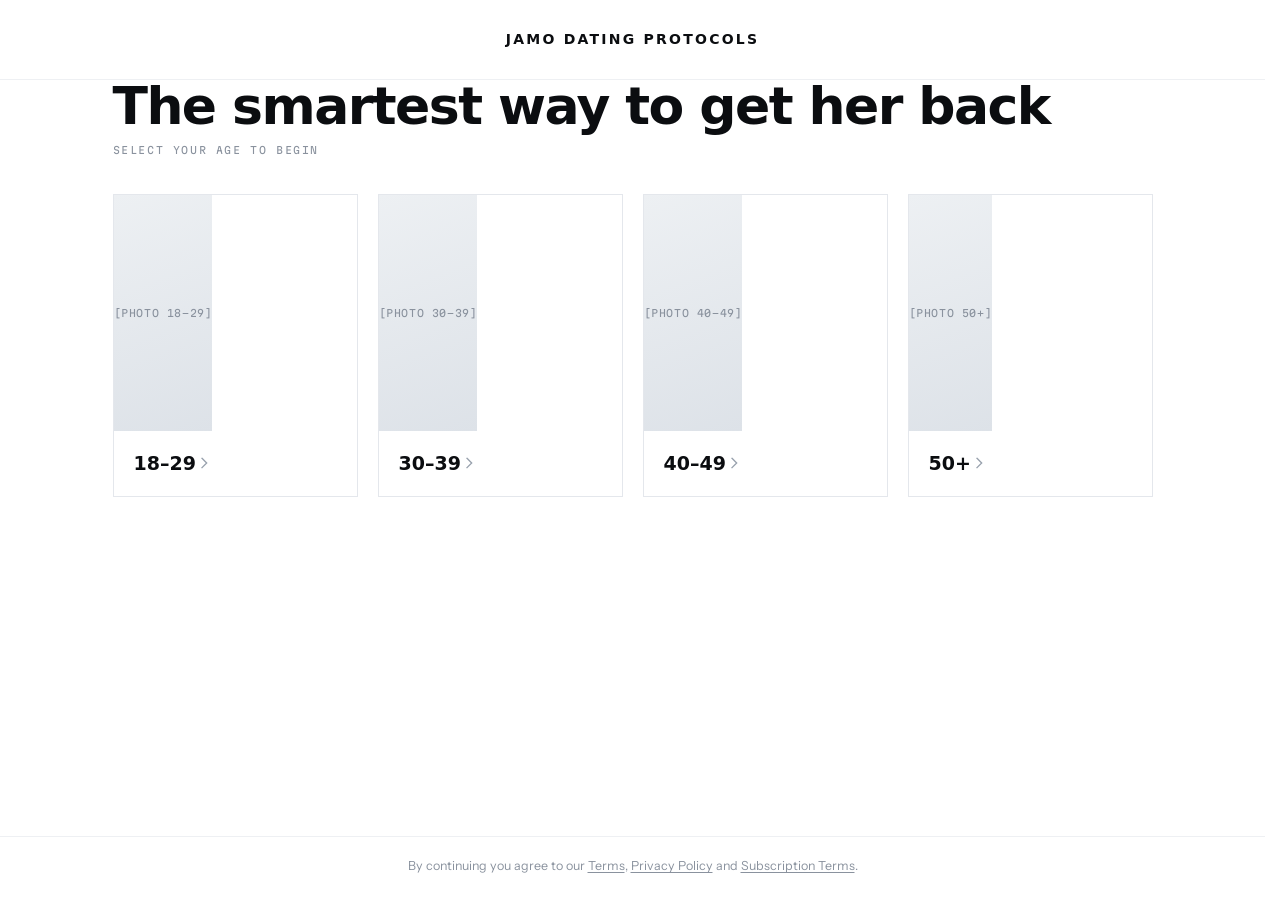
<file: index.html>
<!doctype html>
<html lang="en">
<head>
<meta charset="utf-8">
<meta name="viewport" content="width=device-width, initial-scale=1, viewport-fit=cover">
<title>Jamo Dating Protocols. The smartest way to get her back</title>
<meta name="description" content="A short quiz that builds your plan.">
<meta name="robots" content="noindex">
<link rel="preconnect" href="https://fonts.googleapis.com">
<link rel="preconnect" href="https://fonts.gstatic.com" crossorigin>
<link rel="stylesheet" href="https://fonts.googleapis.com/css2?family=Archivo+Expanded:wght@600;700;800&family=Instrument+Sans:wght@400;500;600;700&family=Martian+Mono:wght@400;500&display=swap">
<link rel="stylesheet" href="funnel.css?v=202609071259">
</head>
<body>

<!-- The entire quiz lives here. Every question, interstitial, the loader,
     email and names all render into this one element. No page ever loads
     between them — the only navigation is the redirect to scratch.html
     once the last step is done. -->
<main id="quiz"></main>

<script src="funnel.config.js?v=202609071259"></script>
<script src="copy.js?v=202609071259"></script>
<script src="funnel.js?v=202609071259"></script>
<script>
  Funnel.quiz({ mount: 'quiz' });

  /* Tracking hooks — wire these to your pixel / CAPI.
     Every step change pushes a step_view; the redirect fires quiz_complete.
     Keep sid as the dedup key between browser and server events. */
  // window.addEventListener('popstate', () => fbq('trackCustom','step_view'));
</script>

</body>
</html>
</file>
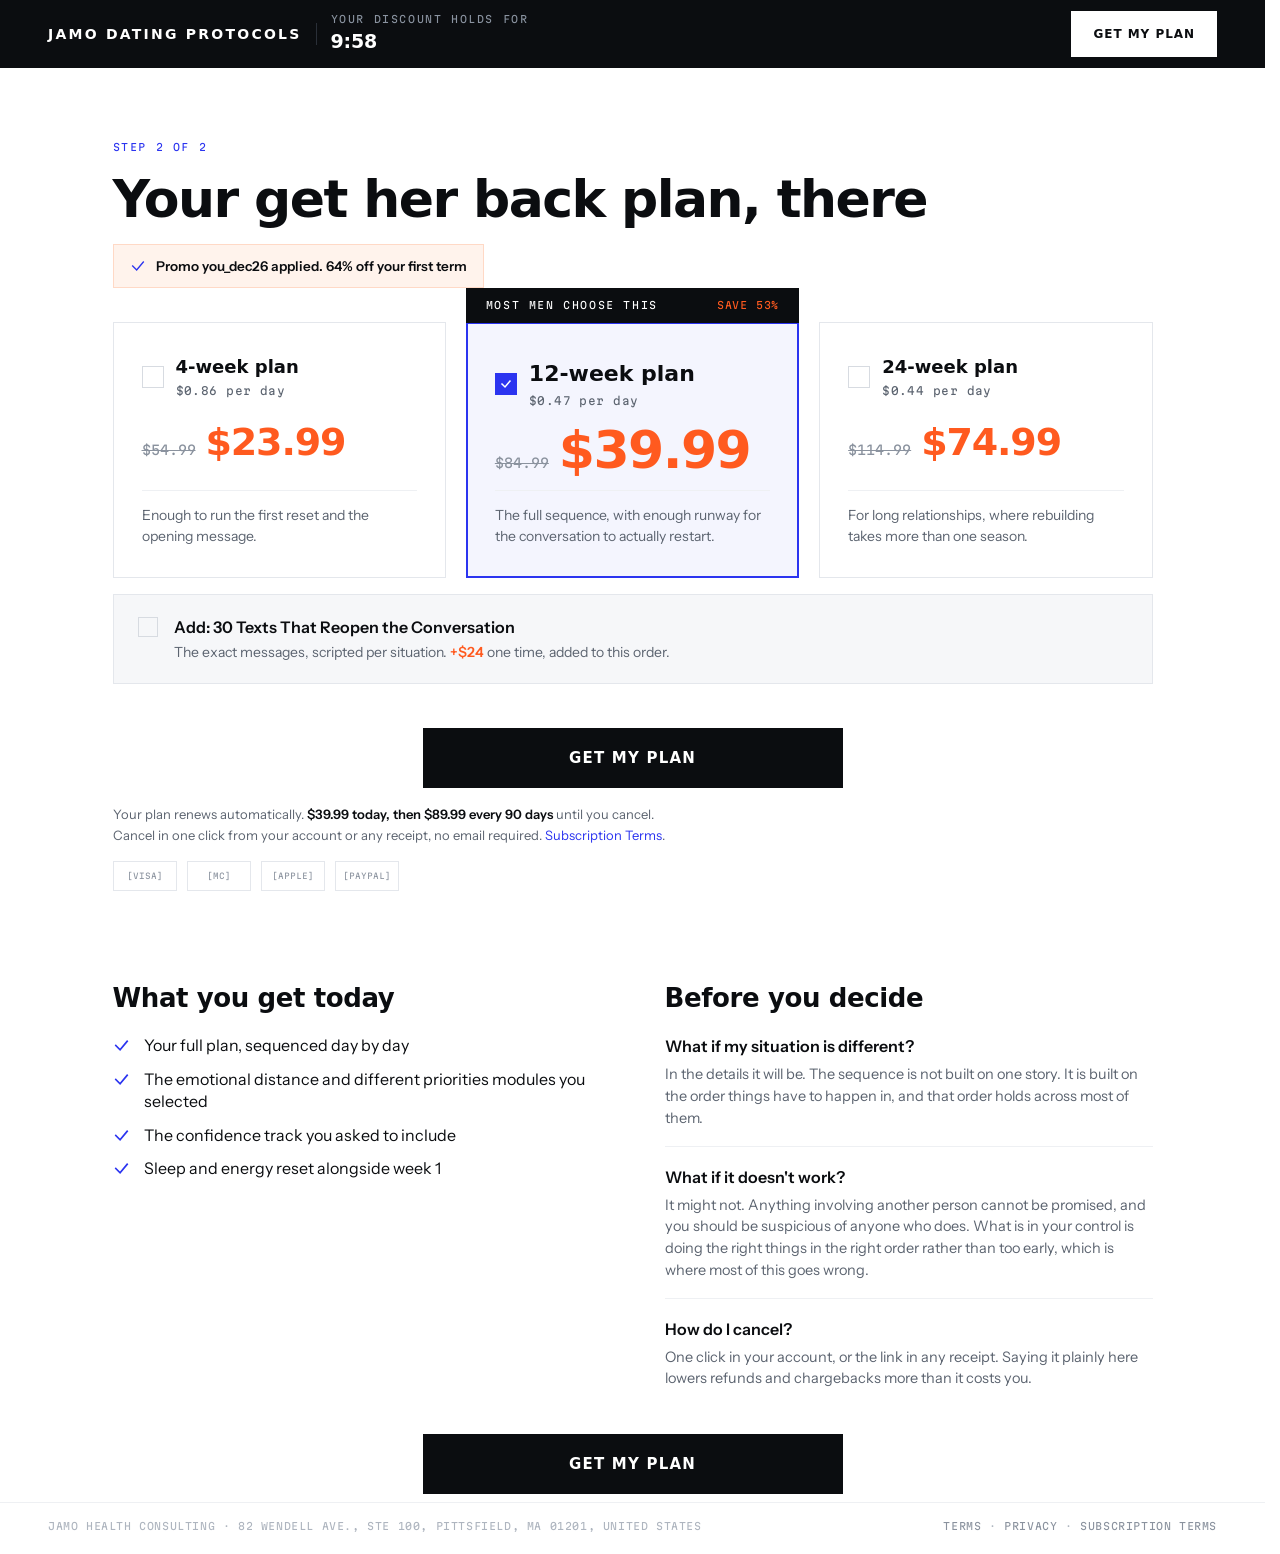
<file: offer.html>
<!doctype html>
<html lang="en">
<head>
<meta charset="utf-8">
<meta name="viewport" content="width=device-width, initial-scale=1, viewport-fit=cover">
<title>Jamo Dating Protocols. Choose your plan</title>
<meta name="robots" content="noindex">
<link rel="preconnect" href="https://fonts.googleapis.com">
<link rel="preconnect" href="https://fonts.gstatic.com" crossorigin>
<link rel="stylesheet" href="https://fonts.googleapis.com/css2?family=Archivo+Expanded:wght@600;700;800&family=Instrument+Sans:wght@400;500;600;700&family=Martian+Mono:wght@400;500&display=swap">
<link rel="stylesheet" href="funnel.css?v=202609071259">
</head>
<body>

<div class="app">

  <div class="offerbar">
    <div style="display:flex;align-items:center;gap:14px">
      <span class="wordmark" style="color:#fff" data-copy="brand.wordmark">Jamo Dating Protocols</span>
      <span style="width:1px;height:22px;background:#2A2F38"></span>
      <span style="display:flex;flex-direction:column">
        <span class="eyebrow" data-copy="offer.timer_label">Your discount holds for</span>
        <span class="offerbar__timer" id="timer">10:00</span>
      </span>
    </div>
    <button class="btn btn--light btn--inline" type="button" data-checkout data-copy="offer.cta_bar">Get my plan</button>
  </div>

  <div class="page">

    <div class="page__hero" style="align-items:flex-start">
      <span class="eyebrow eyebrow--cold" data-copy="offer.eyebrow">Step 2 of 2</span>
      <h1 class="h1" data-copy="offer.h1" data-default="Your {goal_lower} plan, {first_name}"></h1>
      <div style="display:flex;align-items:center;gap:10px;padding:11px 16px;background:var(--warm-tint);border:1px solid var(--warm-line)">
        <svg width="16" height="16" viewBox="0 0 24 24" fill="none" stroke="#2B34F0" stroke-width="2" stroke-linecap="square"><path d="M4 12l6 6L20 6"/></svg>
        <span style="font-size:13.5px;font-weight:600" data-copy="offer.promo" data-default="Promo {promo_code} applied. {discount}% off your first term"></span>
      </div>
    </div>

    <div class="tiers" id="tiers"></div>

    <div id="bumpMount"></div>

    <div class="section" style="gap:16px">
      <button class="btn" type="button" data-checkout data-copy="offer.cta">Get my plan</button>
      <p class="disclosure">
        <span data-copy="offer.disclosure_head">Your plan renews automatically.</span> <b id="terms">$39.99 today, then $89.99 every 90 days</b> until you cancel.
        <span data-copy="offer.disclosure_tail" data-default="Cancel in one click from your account or any receipt, no email required. [Subscription Terms](#).">Cancel in one click from your account or any receipt, no email required. Subscription Terms.</span>
      </p>
      <div class="paymarks">
        <span class="paymark">[VISA]</span><span class="paymark">[MC]</span>
        <span class="paymark">[APPLE]</span><span class="paymark">[PAYPAL]</span>
      </div>
    </div>

    <div class="twocol section">
      <div style="display:flex;flex-direction:column;gap:16px">
        <h2 class="h2" data-copy="offer.includes_h2">What you get today</h2>
        <div class="ticks">
          <span class="tick"><svg width="17" height="17" viewBox="0 0 24 24" fill="none" stroke="#2B34F0" stroke-width="2.4" stroke-linecap="square" style="flex:0 0 17px;margin-top:3px"><path d="M4 12l6 6L20 6"/></svg><span data-copy="offer.tick1">Your full plan, sequenced day by day</span></span>
          <span class="tick"><svg width="17" height="17" viewBox="0 0 24 24" fill="none" stroke="#2B34F0" stroke-width="2.4" stroke-linecap="square" style="flex:0 0 17px;margin-top:3px"><path d="M4 12l6 6L20 6"/></svg><span>The <span data-merge="issue_1_lower">trust</span> and <span data-merge="issue_2_lower">distance</span> modules you selected</span></span>
          <span class="tick"><svg width="17" height="17" viewBox="0 0 24 24" fill="none" stroke="#2B34F0" stroke-width="2.4" stroke-linecap="square" style="flex:0 0 17px;margin-top:3px"><path d="M4 12l6 6L20 6"/></svg><span data-copy="offer.tick3">The confidence track you asked to include</span></span>
          <span class="tick"><svg width="17" height="17" viewBox="0 0 24 24" fill="none" stroke="#2B34F0" stroke-width="2.4" stroke-linecap="square" style="flex:0 0 17px;margin-top:3px"><path d="M4 12l6 6L20 6"/></svg><span data-copy="offer.tick4">Sleep and energy reset alongside week 1</span></span>
        </div>
      </div>

      <div style="display:flex;flex-direction:column;gap:16px">
        <h2 class="h2" data-copy="offer.faq_h2">Before you decide</h2>
        <div class="faq">
          <div class="faq__item">
            <span class="faq__q" data-copy="offer.faq1_q">What if my situation is different?</span>
            <span class="faq__a" data-copy="offer.faq1_a"></span>
          </div>
          <div class="faq__item">
            <span class="faq__q" data-copy="offer.faq2_q">What if she never replies?</span>
            <span class="faq__a" data-copy="offer.faq2_a"></span>
          </div>
          <div class="faq__item">
            <span class="faq__q" data-copy="offer.faq3_q">How do I cancel?</span>
            <span class="faq__a" data-copy="offer.faq3_a">One click in your account, or the link in any receipt. Saying it plainly here lowers refunds and chargebacks more than it costs you.</span>
          </div>
        </div>
      </div>
    </div>

  </div>

  <div class="stickycta">
    <button class="btn" type="button" data-checkout data-copy="offer.cta">Get my plan</button>
  </div>

  <footer class="sitefoot">
    <span data-copy="foot.company" data-default="{company} · {address}">Jamo Health Consulting · 82 Wendell Ave., Ste 100, Pittsfield, MA 01201, United States</span>
    <span data-copy="foot.links" data-default="[Terms](#) · [Privacy](#) · [Subscription Terms](#)">Terms · Privacy · Subscription Terms</span>
  </footer>

</div>

<script src="funnel.config.js?v=202609071259"></script>
<script src="copy.js?v=202609071259"></script>
<script src="funnel.js?v=202609071259"></script>
<script>
Funnel.hydrate();

(function () {
  var cfg = Funnel.cfg;
  var TIERS = cfg('tiers.items', []);
  var chosen = cfg('tiers.pick', TIERS.length ? TIERS[0].key : '');
  var byKey = {};
  TIERS.forEach(function (t) { byKey[t.key] = t; });

  function esc(v) {
    return String(v == null ? '' : v).replace(/[&<>"]/g, function (c) {
      return { '&': '&amp;', '<': '&lt;', '>': '&gt;', '"': '&quot;' }[c];
    });
  }
  function label(t) { return t.now + ' today, then ' + t.rebill; }

  /* A tier is one button. The picked tier wears the badge and the flag row;
     everything else is identical, so adding a fourth tier is a config edit. */
  var TICK = '<svg width="12" height="12" viewBox="0 0 24 24" fill="none" stroke="#fff" stroke-width="3" stroke-linecap="square"><path d="M4 12l6 6L20 6"/></svg>';

  function tierHTML(t, i) {
    var n = i + 1;
    var inner =
      '<span class="tier__row">' +
        '<span class="tier__head">' +
          '<span class="tier__mark">' + TICK + '</span>' +
          '<span style="display:flex;flex-direction:column;gap:3px">' +
            '<span class="tier__name">' + esc(t.name) + '</span>' +
            '<span class="tier__perday">' + esc(t.perDay) + '</span>' +
          '</span>' +
        '</span>' +
        '<span class="tier__prices"><span class="tier__was">' + esc(t.was) + '</span>' +
          '<span class="tier__now">' + esc(t.now) + '</span></span>' +
      '</span>' +
      '<span class="tier__blurb" data-copy="offer.tier' + n + '_blurb" data-default="' + esc(t.blurb) + '">' + esc(t.blurb) + '</span>';

    if (!t.badge) {
      return '<button class="tier" type="button" data-tier="' + esc(t.key) + '" aria-pressed="false">' + inner + '</button>';
    }
    return '<div class="tier tier--pick">' +
availableFlag(t, n) +
      '<button class="tier__inner" type="button" data-tier="' + esc(t.key) + '" aria-pressed="true" style="width:100%;text-align:left">' +
        inner +
      '</button></div>';
  }
  function availableFlag(t, n) {
    return '<span class="tier__flag">' +
      '<span class="eyebrow" data-copy="offer.badge" data-default="' + esc(t.badge) + '">' + esc(t.badge) + '</span>' +
      (t.save ? '<span class="tier__save">' + esc(t.save) + '</span>' : '') +
    '</span>';
  }

  document.getElementById('tiers').innerHTML = TIERS.map(tierHTML).join('');

  /* Order bump, omitted entirely when the config has none. */
  var bump = cfg('bump', null);
  if (bump) {
    document.getElementById('bumpMount').innerHTML =
      '<label class="bump" style="margin-top:16px">' +
        '<input type="checkbox" id="bump" style="position:absolute;opacity:0;width:0;height:0">' +
        '<span class="checkrow__box" style="margin-top:2px">' + TICK + '</span>' +
        '<span>' +
          '<span class="bump__t" data-copy="offer.bump_t" data-default="' + esc(bump.title) + '">' + esc(bump.title) + '</span><br>' +
          '<span class="bump__d">' +
            '<span data-copy="offer.bump_d1" data-default="' + esc(bump.detail) + '">' + esc(bump.detail) + '</span> ' +
            '<span class="bump__price">' + esc(bump.price) + '</span> ' +
            '<span data-copy="offer.bump_d2" data-default="' + esc(bump.tail) + '">' + esc(bump.tail) + '</span>' +
          '</span>' +
        '</span>' +
      '</label>';
  }

  Funnel.copy.init();

  var terms = document.getElementById('terms');
  function select(key) {
    chosen = key;
    Funnel.answers.set('tier', key);
    terms.textContent = label(byKey[key]);
    document.querySelectorAll('[data-tier]').forEach(function (el) {
      var on = el.getAttribute('data-tier') === key;
      el.closest('.tier').classList.toggle('is-on', on);
      el.setAttribute('aria-pressed', on ? 'true' : 'false');
    });
  }
  document.querySelectorAll('[data-tier]').forEach(function (el) {
    el.addEventListener('click', function () {
      if (Funnel.copy.editing) return;      // editing the blurb, not choosing
      select(el.getAttribute('data-tier'));
    });
  });
  if (byKey[chosen]) select(chosen);

  var bumpBox = document.getElementById('bump');
  if (bumpBox) bumpBox.addEventListener('change', function (e) {
    Funnel.answers.set('bump', e.target.checked);
  });

  /* Checkout hand-off. Everything the order needs travels with it: the tier,
     the bump, the ad params and the answers you want on the order record. */
  document.querySelectorAll('[data-checkout]').forEach(function (b) {
    b.addEventListener('click', function () {
      var a = Funnel.answers.read();
      var qs = new URLSearchParams({
        product: (byKey[chosen] || {}).cc || '',
        bump: bumpBox && bumpBox.checked ? '1' : '0',
        goal: a.goal || '', status: a.status || '',
        email: a.email || '', first_name: a.first_name || ''
      });
      location.href = Funnel.link(cfg('checkoutUrl', '#')) + '&' + qs.toString();
    });
  });

  /* Session countdown. It does not reset on refresh; if it has run out, say
     so rather than restarting a fake clock. */
  var KEY = 'bq.deadline';
  var mins = cfg('flow.timerMinutes', 10);
  var deadline = Number(sessionStorage.getItem(KEY) || 0);
  if (!deadline) { deadline = Date.now() + mins * 60 * 1000; sessionStorage.setItem(KEY, deadline); }
  var el = document.getElementById('timer');
  (function tick() {
    var left = Math.max(0, deadline - Date.now());
    var m = Math.floor(left / 60000), sec = Math.floor(left % 60000 / 1000);
    el.textContent = left ? m + ':' + String(sec).padStart(2, '0') : 'held';
    if (left) requestAnimationFrame(function () { setTimeout(tick, 500); });
  })();
})();
</script>

</body>
</html>
</file>
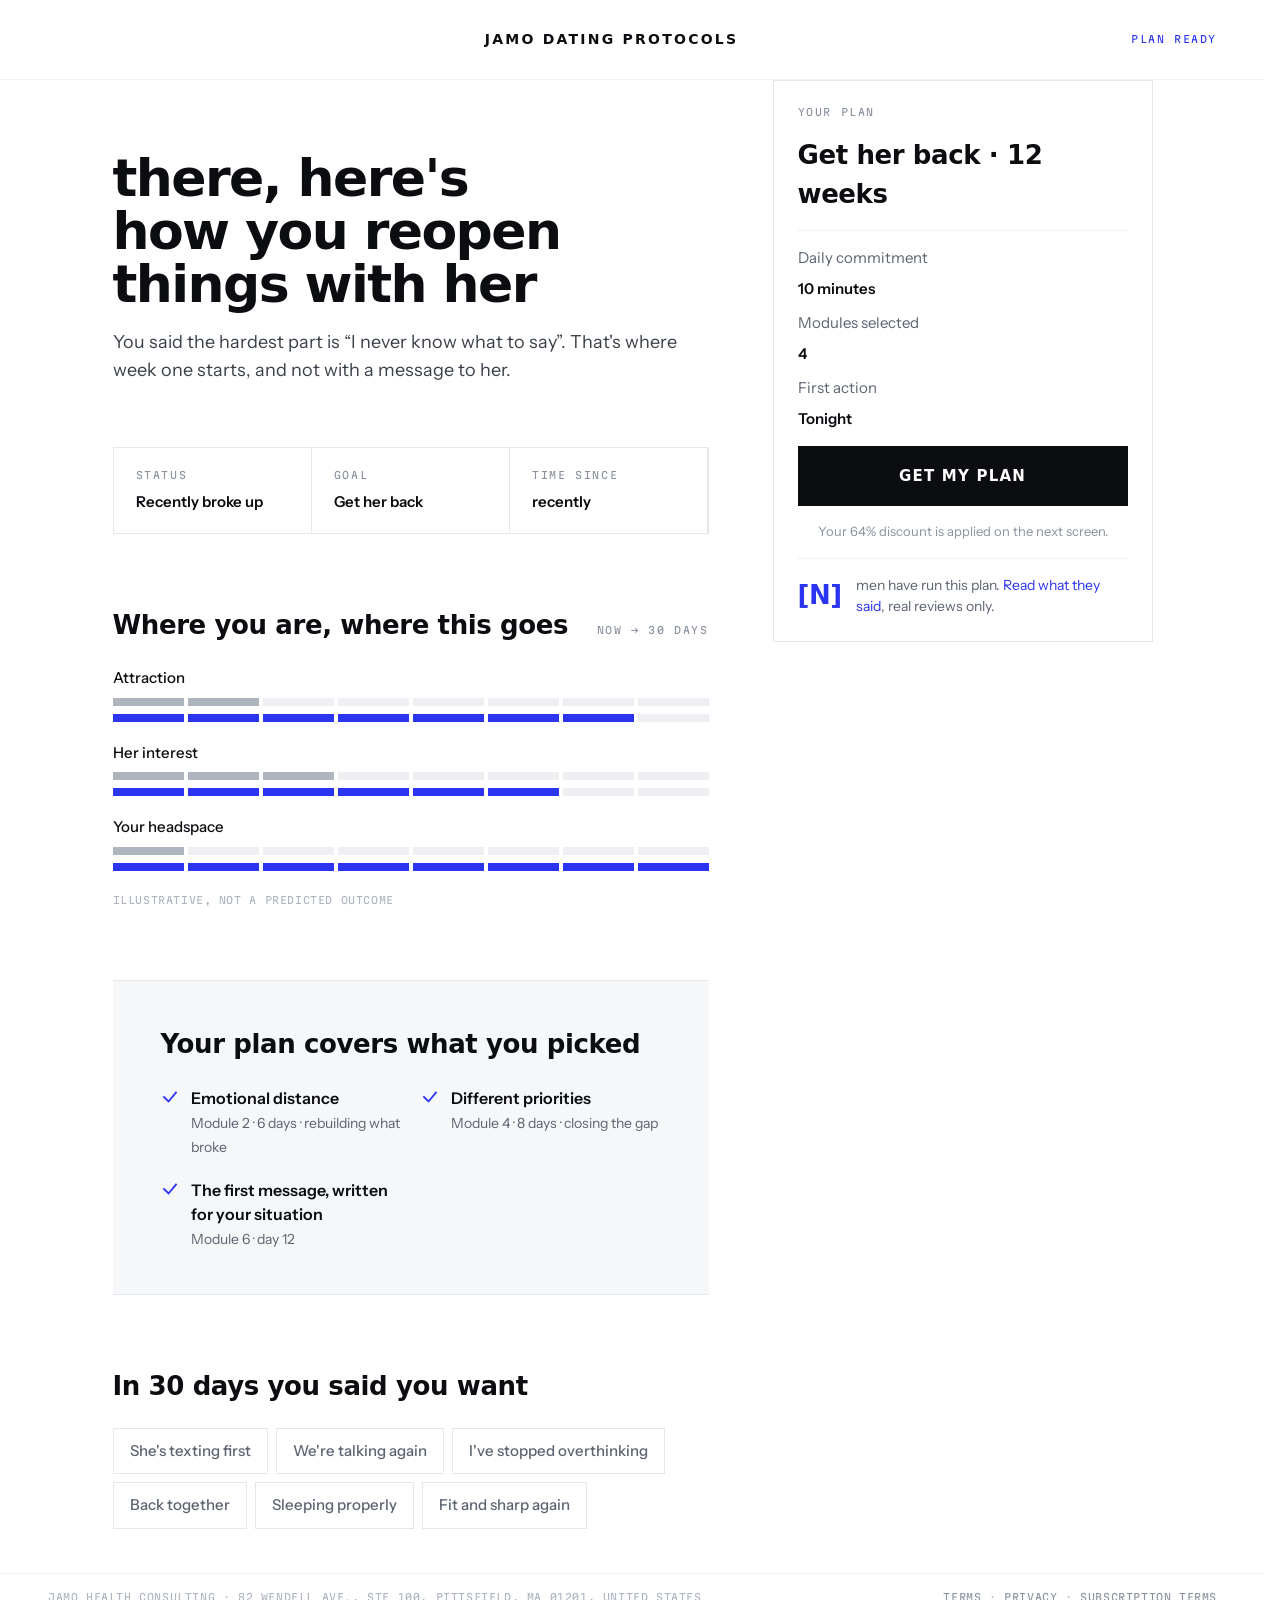
<file: plan.html>
<!doctype html>
<html lang="en">
<head>
<meta charset="utf-8">
<meta name="viewport" content="width=device-width, initial-scale=1, viewport-fit=cover">
<title>Jamo Dating Protocols. Your plan</title>
<meta name="robots" content="noindex">
<link rel="preconnect" href="https://fonts.googleapis.com">
<link rel="preconnect" href="https://fonts.gstatic.com" crossorigin>
<link rel="stylesheet" href="https://fonts.googleapis.com/css2?family=Archivo+Expanded:wght@600;700;800&family=Instrument+Sans:wght@400;500;600;700&family=Martian+Mono:wght@400;500&display=swap">
<link rel="stylesheet" href="funnel.css?v=202609071259">
</head>
<body>

<div class="app">

  <header class="topbar">
    <div class="topbar__side"></div>
    <span class="wordmark" data-copy="brand.wordmark">Jamo Dating Protocols</span>
    <div class="topbar__side topbar__side--end"><span class="eyebrow eyebrow--cold" data-copy="plan.eyebrow">Plan ready</span></div>
  </header>

  <div class="page">
    <div class="planlayout">

      <div class="planlayout__main">

        <div class="page__hero">
          <h1 class="h1" data-copy="plan.h1" data-default="{first_name}, here's how you reopen things with {her_name}"></h1>
          <p class="lede" data-copy="plan.lede" data-default="You said the hardest part is “{hardest_part}”. That's where week one starts, and not with a message to her."></p>
        </div>

        <div class="factgrid">
          <div class="fact"><span class="eyebrow" data-copy="plan.fact1_label">Status</span><span class="fact__v" data-merge="status">Recently broke up</span></div>
          <div class="fact"><span class="eyebrow" data-copy="plan.fact2_label">Goal</span><span class="fact__v" data-merge="goal">Get her back</span></div>
          <div class="fact"><span class="eyebrow" data-copy="plan.fact3_label">Time since</span><span class="fact__v" data-merge="time_since">A few weeks</span></div>
        </div>

        <div class="section">
          <div style="display:flex;align-items:baseline;justify-content:space-between;gap:16px">
            <h2 class="h2" data-copy="plan.meters_h2">Where you are, where this goes</h2>
            <span class="eyebrow" data-copy="plan.meters_range">Now → 30 days</span>
          </div>

          <div class="meters" id="meters"></div>
          <p class="foot-note" data-copy="plan.meters_note">Illustrative, not a predicted outcome</p>
        </div>

        <div class="section section--shade">
          <h2 class="h2" data-copy="plan.modules_h2">Your plan covers what you picked</h2>
          <div class="modules">
            <div class="module">
              <svg width="18" height="18" viewBox="0 0 24 24" fill="none" stroke="#2B34F0" stroke-width="2.4" stroke-linecap="square" style="flex:0 0 18px;margin-top:2px"><path d="M4 12l6 6L20 6"/></svg>
              <span><span class="module__t" data-merge="issue_1">Emotional distance</span><br>
              <span class="module__m" data-copy="plan.module1_meta">Module 2 · 6 days · rebuilding what broke</span></span>
            </div>
            <div class="module">
              <svg width="18" height="18" viewBox="0 0 24 24" fill="none" stroke="#2B34F0" stroke-width="2.4" stroke-linecap="square" style="flex:0 0 18px;margin-top:2px"><path d="M4 12l6 6L20 6"/></svg>
              <span><span class="module__t" data-merge="issue_2">Different priorities</span><br>
              <span class="module__m" data-copy="plan.module2_meta">Module 4 · 8 days · closing the gap</span></span>
            </div>
            <div class="module">
              <svg width="18" height="18" viewBox="0 0 24 24" fill="none" stroke="#2B34F0" stroke-width="2.4" stroke-linecap="square" style="flex:0 0 18px;margin-top:2px"><path d="M4 12l6 6L20 6"/></svg>
              <span><span class="module__t" data-copy="plan.module3_t">The first message, written for your situation</span><br>
              <span class="module__m" data-copy="plan.module3_meta">Module 6 · day 12</span></span>
            </div>
            <div class="module" id="vitalityModule" hidden>
              <svg width="18" height="18" viewBox="0 0 24 24" fill="none" stroke="#2B34F0" stroke-width="2.4" stroke-linecap="square" style="flex:0 0 18px;margin-top:2px"><path d="M4 12l6 6L20 6"/></svg>
              <span><span class="module__t" data-copy="plan.module4_t">Sleep and energy reset</span><br>
              <span class="module__m" data-copy="plan.module4_meta">Runs alongside from day 1</span></span>
            </div>
          </div>
        </div>

        <div class="section">
          <h2 class="h2" data-copy="plan.outcomes_h2">In 30 days you said you want</h2>
          <div class="chips" id="outcomeChips"></div>
        </div>

      </div>

      <aside class="planlayout__side">
        <div class="railcard">
          <span class="eyebrow" data-copy="plan.rail_eyebrow">Your plan</span>
          <span class="h2"><span data-merge="goal">Get her back</span> <span data-copy="plan.rail_length">· 12 weeks</span></span>
          <div style="height:1px;background:var(--line-2)"></div>
          <div style="display:flex;flex-direction:column;gap:12px">
            <div class="fact" style="padding:0;border:0"><span style="color:var(--slate);font-size:15px" data-copy="plan.rail_row1">Daily commitment</span><span class="fact__v" data-copy="plan.rail_row1v">10 minutes</span></div>
            <div class="fact" style="padding:0;border:0"><span style="color:var(--slate);font-size:15px" data-copy="plan.rail_row2">Modules selected</span><span class="fact__v" id="moduleCount">6</span></div>
            <div class="fact" style="padding:0;border:0"><span style="color:var(--slate);font-size:15px" data-copy="plan.rail_row3">First action</span><span class="fact__v" data-copy="plan.rail_row3v">Tonight</span></div>
          </div>
          <button class="btn" type="button" data-go="offer" data-copy="plan.cta">Get my plan</button>
          <p class="cta-note" data-copy="plan.cta_note" data-default="Your {discount}% discount is applied on the next screen.">Your 64% discount is applied on the next screen.</p>
          <div style="height:1px;background:var(--line-2)"></div>
          <div style="display:flex;align-items:center;gap:14px">
            <span class="h2" style="color:var(--cold)">[N]</span>
            <span class="module__m" data-copy="plan.rail_proof" data-default="men have run this plan. [Read what they said](#), real reviews only.">men have run this plan. Read what they said, real reviews only.</span>
          </div>
        </div>
      </aside>

    </div>
  </div>

  <div class="stickycta stickycta--dup">
    <button class="btn" type="button" data-go="offer" data-copy="plan.cta">Get my plan</button>
    <p class="cta-note" data-copy="plan.cta_note" data-default="Your {discount}% discount is applied on the next screen.">Your 64% discount is applied on the next screen.</p>
  </div>

  <footer class="sitefoot">
    <span data-copy="foot.company" data-default="{company} · {address}">Jamo Health Consulting · 82 Wendell Ave., Ste 100, Pittsfield, MA 01201, United States</span>
    <span data-copy="foot.links" data-default="[Terms](#) · [Privacy](#) · [Subscription Terms](#)">Terms · Privacy · Subscription Terms</span>
  </footer>

</div>

<script src="funnel.config.js?v=202609071259"></script>
<script src="copy.js?v=202609071259"></script>
<script src="funnel.js?v=202609071259"></script>
<script>
Funnel.hydrate();
Funnel.copy.init();

(function () {
  var a = Funnel.answers.read();

  /* Meters: two rows of eight segments, now and then plan. The signal rail
     from the quiz, reused. Values are illustrative and fixed by design. */
  var METERS = [
    { name: 'Attraction',    now: 2, plan: 7 },
    { name: 'Her interest',  now: 3, plan: 6 },
    { name: 'Your headspace', now: 1, plan: 8 }
  ];
  document.getElementById('meters').innerHTML = METERS.map(function (m, idx) {
    function row(n, cls) {
      var out = '';
      for (var i = 0; i < 8; i++) out += '<span class="meter__seg' + (i < n ? ' ' + cls : '') + '"></span>';
      return '<div class="meter__row">' + out + '</div>';
    }
    return '<div class="meter"><div class="meter__head"><span class="meter__name" data-copy="plan.meter' + (idx + 1) + '">' + m.name + '</span></div>' +
      row(m.now, 'is-now') + row(m.plan, 'is-plan') + '</div>';
  }).join('');

  /* Outcomes he picked lead; the rest sit behind them, greyed. */
  var picked = a.outcomes || [];
  var ALL = ["She's texting first", "We're talking again", "I've stopped overthinking", 'Back together', 'Sleeping properly', 'Fit and sharp again'];
  var ordered = picked.concat(ALL.filter(function (o) { return picked.indexOf(o) === -1; }));
  document.getElementById('outcomeChips').innerHTML = ordered.map(function (o) {
    return '<span class="chip' + (picked.indexOf(o) > -1 ? ' chip--on' : '') + '">' + o + '</span>';
  }).join('');

  /* The vitality module only appears if he actually said something slipped -
     the one place the page changes shape, and it earns the upsell later. */
  var slipped = (a.slipped || []).filter(function (s) { return s !== 'none'; });
  if (slipped.length) document.getElementById('vitalityModule').hidden = false;
  document.getElementById('moduleCount').textContent = 4 + (a.issues || []).length;

  /* meters and chips are injected after init, so give the copy layer
     another pass over the parts that just appeared */
  Funnel.copy.init();

  document.querySelectorAll('[data-go]').forEach(function (b) {
    b.addEventListener('click', function () { Funnel.go(b.getAttribute('data-go')); });
  });
})();
</script>

</body>
</html>
</file>
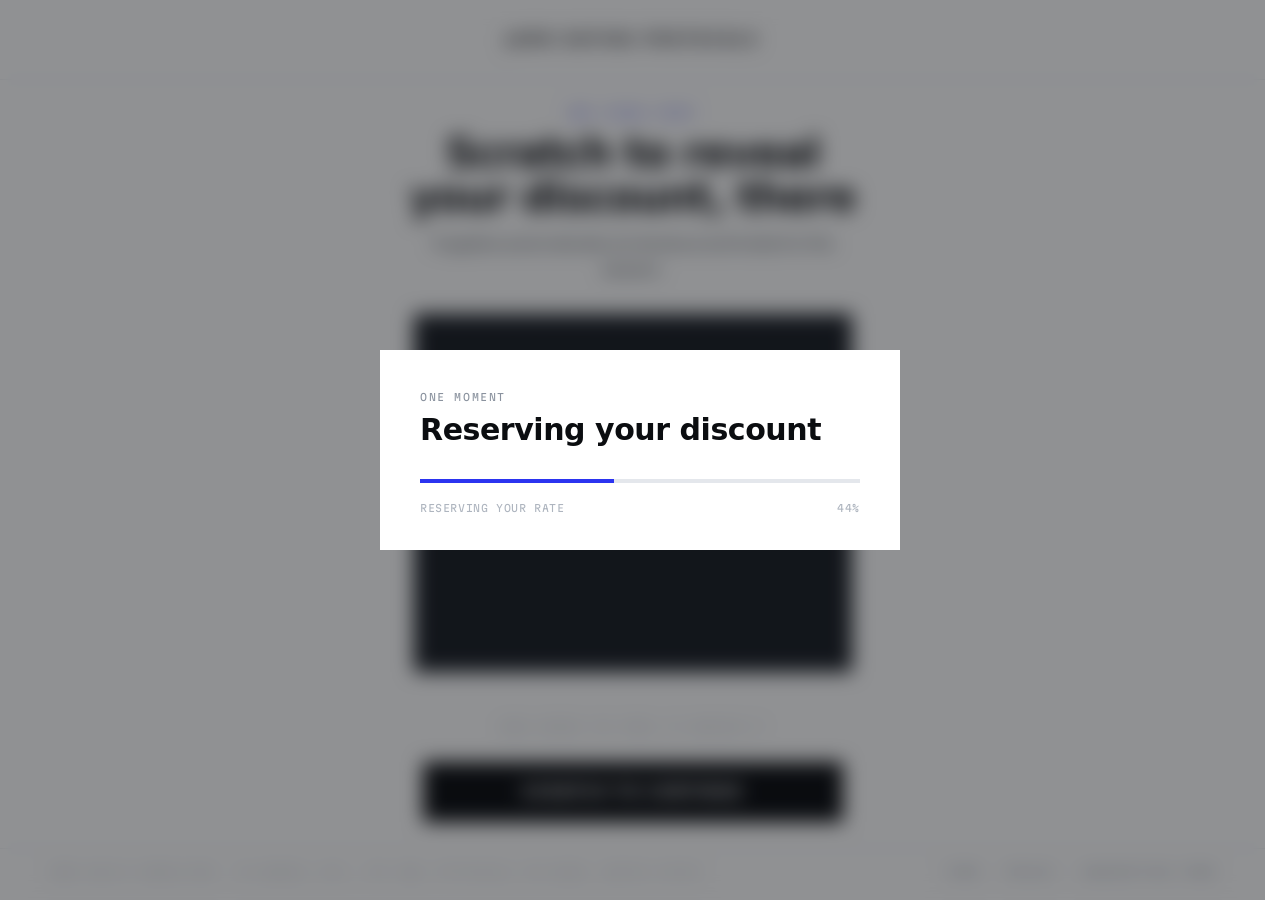
<file: scratch.html>
<!doctype html>
<html lang="en">
<head>
<meta charset="utf-8">
<meta name="viewport" content="width=device-width, initial-scale=1, viewport-fit=cover">
<title>Jamo Dating Protocols. Your discount</title>
<meta name="robots" content="noindex">
<link rel="preconnect" href="https://fonts.googleapis.com">
<link rel="preconnect" href="https://fonts.gstatic.com" crossorigin>
<link rel="stylesheet" href="https://fonts.googleapis.com/css2?family=Archivo+Expanded:wght@600;700;800&family=Instrument+Sans:wght@400;500;600;700&family=Martian+Mono:wght@400;500&display=swap">
<link rel="stylesheet" href="funnel.css?v=202609071259">
</head>
<body>

<div class="app">
  <header class="topbar"><div class="topbar__side"></div>
    <span class="wordmark" data-copy="brand.wordmark">Jamo Dating Protocols</span>
    <div class="topbar__side topbar__side--end"></div>
  </header>

  <!-- One centred column: copy, card and action share the same axis, so the
       eye runs straight down the middle instead of hopping left to right. -->
  <div class="page scratchpage">
    <span class="eyebrow eyebrow--cold" data-copy="scratch.eyebrow">One thing first</span>
    <h1 class="h1" id="scratchTitle" data-copy="scratch.h1" data-default="Scratch to reveal your discount, {first_name}"></h1>
    <p class="lede" data-copy="scratch.lede">It applies automatically at checkout and holds for this session.</p>
    <!-- NOTE FOR THE BUILD, not for the visitor: everyone reveals the same
         number, so call it "your discount", and never stage a random draw that
         always lands on 64%. Keep the percentage true against the list price. -->

    <div class="scratch" id="scratch">
      <div class="scratch__prize">
        <span class="scratch__pct" data-copy="scratch.pct" data-default="{discount}%">64%</span>
        <span class="scratch__sub" data-copy="scratch.pct_sub">off your first plan</span>
      </div>
      <span class="scratch__ring" aria-hidden="true"></span>
      <div class="scratch__meter" aria-hidden="true"><span id="scratchMeter"></span></div>
      <canvas id="scratchCanvas" aria-label="Scratch panel"></canvas>
    </div>

    <p class="scratch__done" id="scratchDone">
      <svg width="18" height="18" viewBox="0 0 24 24" fill="none" stroke="#FF5A1F" stroke-width="2.6" stroke-linecap="square"><path d="M4 12l6 6L20 6"/></svg>
      <span data-copy="scratch.done">Discount locked to this session</span>
    </p>
    <p class="foot-note" id="scratchHint" data-copy="scratch.hint">Drag across the panel to uncover it</p>

    <div class="step__foot">
      <button class="btn" id="continue" type="button" data-copy="scratch.cta">Scratch to continue</button>
    </div>
  </div>

  <footer class="sitefoot">
    <span data-copy="foot.company" data-default="{company} · {address}">Jamo Health Consulting · 82 Wendell Ave., Ste 100, Pittsfield, MA 01201, United States</span>
    <span data-copy="foot.links" data-default="[Terms](#) · [Privacy](#) · [Subscription Terms](#)">Terms · Privacy · Subscription Terms</span>
  </footer>
</div>

<!-- Shown for 1.5s the moment the page opens, before the panel is usable.
     The pause is the point: a discount that is simply there reads as
     decoration, one you watched being reserved reads as a thing that happened
     to your account. -->
<div class="modal" id="applyModal">
  <div class="modal__card" role="dialog" aria-modal="true" aria-labelledby="applyTitle">
    <span class="eyebrow" data-copy="scratch.modal_eyebrow">One moment</span>
    <h2 class="modal__title" id="applyTitle" data-copy="scratch.modal_title">Reserving your discount</h2>
    <div class="progress" id="applyBar"><span></span></div>
    <div class="modal__steps">
      <span class="foot-note" id="applyStep" aria-live="polite" data-copy="scratch.apply_step1">Checking eligibility</span>
      <span class="foot-note" id="applyPct">0%</span>
    </div>
  </div>
</div>

<script src="funnel.config.js?v=202609071259"></script>
<script src="copy.js?v=202609071259"></script>
<script src="funnel.js?v=202609071259"></script>
<script>
Funnel.hydrate();
Funnel.copy.init();

/* Scratch panel.
   Three things make this feel good instead of fiddly:
   1. a continuous stroke between pointer samples, so fast drags don't leave
      gaps the way discrete dots do;
   2. progress checked while dragging, not only on release, with a meter along
      the bottom edge so effort is visible;
   3. a real reveal moment: the panel wipes, the number pops, a ring fires,
      the device buzzes and a confirmation line appears. */
(function () {
  var box   = document.getElementById('scratch');
  var cv    = document.getElementById('scratchCanvas');
  var btn   = document.getElementById('continue');
  var hint  = document.getElementById('scratchHint');
  var meter = document.getElementById('scratchMeter');
  var done  = document.getElementById('scratchDone');
  var title = document.getElementById('scratchTitle');
  var ctx   = cv.getContext('2d', { willReadFrequently: true });

  var REVEAL_AT = 0.38;          // no one should have to clear the whole panel
  var BRUSH = 52;                // generous: this is a reward, not a test
  var drawing = false, revealed = false, last = null, checkQueued = false;

  function stripes() {
    var c = document.createElement('canvas'); c.width = c.height = 22;
    var x = c.getContext('2d');
    x.fillStyle = '#1A1E24'; x.fillRect(0, 0, 22, 22);
    x.strokeStyle = '#232830'; x.lineWidth = 11;
    x.beginPath(); x.moveTo(-22, 22); x.lineTo(22, -22); x.moveTo(0, 44); x.lineTo(44, 0); x.stroke();
    return c;
  }

  function size() {
    var r = box.getBoundingClientRect(), dpr = window.devicePixelRatio || 1;
    cv.width = r.width * dpr; cv.height = r.height * dpr;
    ctx.setTransform(dpr, 0, 0, dpr, 0, 0);
    ctx.globalCompositeOperation = 'source-over';
    ctx.fillStyle = ctx.createPattern(stripes(), 'repeat');
    ctx.fillRect(0, 0, r.width, r.height);
    ctx.globalCompositeOperation = 'destination-out';
    ctx.lineWidth = BRUSH;
    ctx.lineCap = 'round';
    ctx.lineJoin = 'round';
  }

  function point(e) {
    var r = cv.getBoundingClientRect();
    return { x: e.clientX - r.left, y: e.clientY - r.top };
  }

  function stroke(e) {
    var p = point(e);
    ctx.beginPath();
    if (last) { ctx.moveTo(last.x, last.y); ctx.lineTo(p.x, p.y); ctx.stroke(); }
    else { ctx.arc(p.x, p.y, BRUSH / 2, 0, Math.PI * 2); ctx.fill(); }
    last = p;
    queueCheck();
  }

  /* Sampling every 4th pixel is plenty and keeps this off the main thread's
     critical path; rAF stops it running on every pointermove. */
  function cleared() {
    var d = ctx.getImageData(0, 0, cv.width, cv.height).data, clear = 0, n = 0;
    for (var i = 3; i < d.length; i += 64) { n++; if (d[i] < 24) clear++; }
    return clear / n;
  }

  function queueCheck() {
    if (checkQueued || revealed) return;
    checkQueued = true;
    requestAnimationFrame(function () {
      checkQueued = false;
      var pct = cleared();
      meter.style.width = Math.min(100, pct / REVEAL_AT * 100) + '%';
      if (pct > 0.08 && pct < REVEAL_AT) hint.textContent = 'Keep going…';
      if (pct >= REVEAL_AT) reveal();
    });
  }

  /* The stall runs once, on arrival, before the panel is touchable.
     The schedule below is the whole trick: real systems don't advance
     smoothly, they jump, crawl and hang. A linear bar reads as a countdown;
     this one reads as something being checked. Times are ms from the start,
     pct is where the bar lands, step is the label at that moment. */
  /* The four labels the stall bar shows. Editable like everything else. */
  var S1 = Funnel.copy.text('scratch.apply_step1', 'Checking eligibility');
  var S2 = Funnel.copy.text('scratch.apply_step2', 'Reserving your rate');
  var S3 = Funnel.copy.text('scratch.apply_step3', 'Locking it in');
  var S4 = Funnel.copy.text('scratch.apply_step4', 'Ready');

  var APPLY_STEPS = [
    {   t: 0,    pct: 6,   step: S1 },
    {   t: 160,  pct: 31,  step: S1 },
    {   t: 420,  pct: 38,  step: S1 },
    {   t: 700,  pct: 44,  step: S2 },
    {   t: 1150, pct: 47,  step: S2 },  // the hang
    {   t: 1320, pct: 74,  step: S2 },
    {   t: 1600, pct: 81,  step: S3 },
    {   t: 1820, pct: 92,  step: S3 },
    {   t: 1960, pct: 100, step: S4 }
  ];
  var APPLY_MS = 2000;

  function bootStall() {
    var modal = document.getElementById('applyModal');
    var fill  = document.querySelector('#applyBar span');
    var step  = document.getElementById('applyStep');
    var pct   = document.getElementById('applyPct');

    APPLY_STEPS.forEach(function (s) {
      setTimeout(function () {
        fill.style.width = s.pct + '%';
        pct.textContent = s.pct + '%';
        if (step.textContent !== s.step) step.textContent = s.step;
      }, s.t);
    });

    setTimeout(function () {
      modal.hidden = true;
      document.body.classList.add('is-ready');
    }, APPLY_MS);
  }

  function reveal() {
    if (revealed) return;
    revealed = true;
    box.classList.add('is-revealed');
    cv.style.transition = 'opacity .45s ease';
    cv.style.opacity = '0';
    cv.style.pointerEvents = 'none';
    meter.style.width = '100%';
    done.classList.add('is-on');
    var T = Funnel.copy.text;
    btn.textContent = T('scratch.cta_done', 'See my plan');
    hint.textContent = T('scratch.hint_done', 'Applied automatically at checkout');
    /* the headline was an instruction; once it's done it should be the result.
       copy.text returns the raw string, so fill merge tokens for visitors. */
    var doneH1 = T('scratch.h1_done', '{discount}% off, locked in');
    title.textContent = Funnel.copy.editing ? doneH1 : Funnel.fill(doneH1);
    if (navigator.vibrate) { try { navigator.vibrate(28); } catch (e) {} }
    Funnel.answers.set('discount', Funnel.cfg('flow.discountPct', 64));
  }

  size();
  /* editing copy, not experiencing the funnel: skip the stall */
  if (Funnel.copy.editing) document.getElementById('applyModal').hidden = true;
  else bootStall();
  window.addEventListener('resize', function () { if (!revealed) size(); });

  cv.addEventListener('pointerdown', function (e) {
    drawing = true; last = null;
    cv.setPointerCapture(e.pointerId);
    stroke(e);
  });
  cv.addEventListener('pointermove', function (e) {
    if (!drawing) return;
    /* coalesced events give the real path of a fast drag, not just its
       sampled endpoints; this is what removes the "chunky" feel */
    var events = e.getCoalescedEvents ? e.getCoalescedEvents() : [e];
    for (var i = 0; i < events.length; i++) stroke(events[i]);
  });
  function stop() { drawing = false; last = null; }
  cv.addEventListener('pointerup', stop);
  cv.addEventListener('pointercancel', stop);
  cv.addEventListener('pointerleave', function () { last = null; });

  /* The panel is a game, not a gate. The button always works: first press
     reveals, second continues, so keyboard and screen-reader users are never
     stuck behind a drag they cannot perform. */
  btn.addEventListener('click', function () {
    if (!revealed) { reveal(); return; }
    Funnel.go('plan');
  });
  setTimeout(function () {
    if (!revealed) hint.textContent = 'Drag across the panel, or press the button to reveal it';
  }, 6000);
})();
</script>

</body>
</html>
</file>
<file: funnel.css>
/* ==========================================================================
   [BRAND] funnel — one stylesheet for every screen, mobile-first.
   Breakpoint: 900px. Below it, everything is a single column.
   Above it, question screens go two-column and pages get a max width.
   ========================================================================== */

:root{
  /* colour */
  --ink:#0B0D10;
  --ink-2:#3A4048;
  --slate:#6B7480;
  --mute:#98A1AD;
  --faint:#C3C9D1;
  --line:#E4E7EC;
  --line-2:#F0F2F5;
  --field:#D7DBE1;
  --shade:#F5F7F9;
  --paper:#FFFFFF;

  --cold:#2B34F0;          /* the one accent, used everywhere */
  --cold-tint:#F4F5FE;
  --cold-chip:#ECEDFE;
  --cold-hover:#1A22C4;

  --warm:#FF5A1F;          /* price, discount and savings ONLY */
  --warm-tint:#FFF1EB;
  --warm-line:#FFD5C4;

  /* type */
  --disp:"Archivo Expanded","Archivo","Helvetica Neue",Arial,sans-serif;
  --body:"Instrument Sans",system-ui,-apple-system,"Segoe UI",sans-serif;
  --mono:"Martian Mono",ui-monospace,"SFMono-Regular",monospace;

  /* metrics */
  --gutter:20px;
  --tap:44px;              /* minimum hit target, never go under */
  --maxw:1136px;
}
@media (min-width:900px){ :root{ --gutter:48px; } }

*{box-sizing:border-box}
html,body{margin:0;padding:0}
/* Reserve the gutter so a momentary overflow on a step change cannot flash a
   scrollbar and shove the whole column left by ~15px. */
html{scrollbar-gutter:stable}
body{
  background:var(--paper); color:var(--ink);
  font-family:var(--body); font-size:16px; line-height:1.5;
  -webkit-font-smoothing:antialiased;
}
a{color:var(--cold); text-decoration:none}
a:hover{color:var(--cold-hover)}
img{max-width:100%}
button{font:inherit;color:inherit;background:none;border:0;padding:0;cursor:pointer}
:focus-visible{outline:2px solid var(--cold); outline-offset:2px}
[hidden]{display:none !important}

.disp{font-family:var(--disp)}
.mono{font-family:var(--mono)}
.eyebrow{
  font-family:var(--mono); font-size:9px; letter-spacing:.14em;
  text-transform:uppercase; color:var(--mute);
}
@media (min-width:900px){ .eyebrow{font-size:10px; letter-spacing:.16em} }
.eyebrow--cold{color:var(--cold)}
.step__lede .eyebrow--cold{display:none}          /* the top bar already says it */
@media (min-width:900px){
  .step__lede .eyebrow--cold{display:block}
  .topbar__section{display:none}                  /* ...and now the lede does */
}
.merge{
  font-family:var(--mono); font-size:.72em;
  background:var(--cold-chip); color:var(--cold);
  padding:2px 6px; white-space:nowrap;
}

/* --------------------------------------------------------------- shell -- */
.app{min-height:100dvh; display:flex; flex-direction:column}

.topbar{
  display:flex; align-items:center; justify-content:space-between;
  gap:12px; padding:14px var(--gutter) 10px;
}
@media (min-width:900px){
  .topbar{height:80px; padding:0 var(--gutter); border-bottom:1px solid var(--line-2)}
}
.wordmark{
  font-family:var(--disp); font-size:13px; font-weight:800;
  letter-spacing:.16em; text-transform:uppercase;
}
@media (min-width:900px){ .wordmark{font-size:14px} }
.topbar__side{display:flex; align-items:center; gap:16px; min-width:var(--tap)}
.topbar__side--end{justify-content:flex-end}

.iconbtn{
  width:var(--tap); height:var(--tap); margin-left:-12px;
  display:flex; align-items:center; justify-content:flex-start;
}
.iconbtn svg{display:block}

/* ------------------------------------------------------- signal rail  -- */
/* The one signature element: progress here, phase meters in the loader,
   before/after bars on the plan page. Grouped 5 / 4 / 2 = the real sections. */
.rail{display:flex; gap:10px}
.rail__group{display:flex; gap:3px; min-width:0}
.rail__seg{
  flex:1 1 0; height:3px; background:var(--line);
  transition:background .25s ease;
}
.rail__seg.is-on{background:var(--cold)}
.quiz__rail{padding:0 var(--gutter) 26px}
@media (min-width:900px){
  .quiz__rail{padding:0; order:-1}
  .rail__seg{height:4px}
}
@media (prefers-reduced-motion:reduce){ .rail__seg{transition:none} }

/* ----------------------------------------------------------- question -- */
.step{flex:1 1 auto; display:flex; flex-direction:column}
.step__body{
  display:flex; flex-direction:column; gap:0;
  padding:0 var(--gutter);
}
@media (min-width:900px){
  /* Centred in the space under the topbar rather than pinned 80px from it:
     top-pinning left 250px of dead page under every question. */
  .step{justify-content:center}
  .step__body{
    flex-direction:row; gap:72px; align-items:flex-start;
    padding:48px var(--gutter); max-width:1440px; width:100%;
    margin:0 auto;
  }
}

.step__lede{display:flex; flex-direction:column; gap:12px; padding-bottom:22px}
@media (min-width:900px){
  /* Fluid, not fixed. At 440px the longest question set four lines of
     display type, which is a measure problem masquerading as a copy problem. */
  .step__lede{flex:1 1 500px; max-width:560px; gap:20px; padding-bottom:0}
}

.q-title{
  font-family:var(--disp); font-weight:700; font-size:25px; line-height:1.12;
  letter-spacing:-.015em; margin:0; text-wrap:balance;
}
@media (min-width:900px){
  /* clamped so a long question shortens itself instead of stacking */
  .q-title{font-size:clamp(32px, 3.1vw, 42px); font-weight:800; line-height:1.04; letter-spacing:-.025em}
}
.q-sub{margin:0; font-size:14px; line-height:1.45; color:var(--slate)}
@media (min-width:900px){ .q-sub{font-size:17px; line-height:1.55; max-width:38ch} }

.q-index{display:none}
@media (min-width:900px){
  .q-index{display:flex; align-items:baseline; gap:10px; margin-top:14px}
  .q-index__n{
    font-family:var(--disp); font-size:64px; font-weight:800;
    letter-spacing:-.04em; color:#EDEFF2; line-height:.9;
  }
  .q-index__of{font-family:var(--mono); font-size:11px; color:var(--faint); letter-spacing:.1em}
}

.options{display:flex; flex-direction:column; gap:9px; width:100%}
@media (min-width:900px){ .options{flex:1 1 520px; max-width:600px; gap:10px} }

.opt{
  display:flex; align-items:center; gap:14px; width:100%; text-align:left;
  min-height:60px; padding:12px 16px;
  border:1px solid var(--line); background:var(--paper);
  transition:border-color .15s ease, background-color .15s ease;
}
@media (min-width:900px){ .opt{min-height:68px; gap:18px; padding:12px 20px} }
.opt:hover{border-color:var(--ink)}
.opt.is-on{border:1.5px solid var(--cold); background:var(--cold-tint)}
.opt__label{font-size:15.5px; font-weight:500}
.opt.is-on .opt__label{font-weight:600}
@media (min-width:900px){ .opt__label{font-size:17px} }
.opt__sub{font-size:12.5px; color:var(--slate)}
@media (min-width:900px){ .opt__sub{font-size:14px} }
.opt__text{display:flex; flex-direction:column; gap:2px}

.opt__key{
  /* --slate, not --mute: the letter is small text and has to clear AA */
  font-family:var(--mono); font-size:10px; color:var(--slate);
  width:26px; height:26px; flex:0 0 26px;
  border:1px solid var(--line);
  display:flex; align-items:center; justify-content:center;
}
@media (min-width:900px){ .opt__key{width:30px; height:30px; flex-basis:30px; font-size:11px} }
.opt.is-on .opt__key{background:var(--cold); border-color:var(--cold); color:#fff}

.opt__box{
  width:22px; height:22px; flex:0 0 22px;
  border:1px solid var(--field);
  display:flex; align-items:center; justify-content:center;
}
@media (min-width:900px){ .opt__box{width:24px; height:24px; flex-basis:24px} }
.opt.is-on .opt__box{background:var(--cold); border-color:var(--cold)}
.opt__box svg{display:none}
.opt.is-on .opt__box svg{display:block}

/* THE BUTTON RULE — one sentence, no exceptions:
   the primary action is the last element of the column it completes, 28px
   below it, left-aligned to that column.
   It is never pinned to the bottom of the viewport and never centred under
   a left-aligned block: both of those detach it from the thing it acts on,
   and the first one pushes it below the fold on short-copy screens. */
.step__foot{
  display:flex; flex-direction:column; gap:10px; align-items:stretch;
  width:100%; margin-top:28px; padding:0 0 40px;
}
@media (min-width:900px){
  .step__foot{margin-top:32px; padding-bottom:56px}
  /* the action inherits its column's alignment: left under left-aligned copy,
     centred under the centred capture screens */
  .panel--centred .step__foot{align-items:center}
}
@media (min-width:900px){
  .step__foot .btn{max-width:420px}
}
/* THE COUNTERPART TO THE BUTTON RULE:
   consent and legal fine print is not a control and does not belong 28px
   under the last thing you touched — sitting there it reads as part of the
   action, and on a short screen it strands halfway down an empty page.
   It is page furniture, so it goes on the bottom edge of the page:
   margin-top:auto inside the .app flex column, hairline above it, muted. */
.legalfoot{
  margin:auto 0 0; padding:18px var(--gutter) calc(20px + env(safe-area-inset-bottom));
  border-top:1px solid var(--line-2);
  font-size:11.5px; line-height:1.5; color:var(--mute); text-align:center;
}
@media (min-width:900px){
  .legalfoot{padding-top:20px; padding-bottom:24px; font-size:12.5px}
}
/* short screens: the fine print compresses before anything above it does */
@media (max-height:700px){
  .legalfoot{padding-top:12px; padding-bottom:14px; font-size:11px}
}
.legalfoot a{color:var(--mute); text-decoration:underline; text-underline-offset:2px}
.legalfoot a:hover{color:var(--ink)}

.foot-note{
  font-family:var(--mono); font-size:9px; letter-spacing:.06em;
  text-transform:uppercase; color:var(--faint); margin:0;
}
@media (min-width:900px){ .foot-note{font-size:10px} }
.foot-note--live{color:var(--mute)}

/* ------------------------------------------------------------ buttons -- */
.btn{
  display:flex; align-items:center; justify-content:center;
  width:100%; min-height:56px; padding:0 20px;
  background:var(--ink); color:var(--paper);
  font-family:var(--disp); font-size:14px; font-weight:700;
  letter-spacing:.08em; text-transform:uppercase;
}
@media (min-width:900px){ .btn{min-height:60px; font-size:15px} }
/* Every variant states its own hover. The base rule used to leak onto
   .btn--light, painting the white button black on the dark screens — an
   invisible control. A variant without a hover of its own is a bug. */
.btn{transition:background-color .15s ease, color .15s ease}
.btn:hover{background:#000}
.btn:active{transform:translateY(1px)}
.btn[disabled], .btn[disabled]:hover{
  background:var(--line); color:var(--mute); cursor:not-allowed; transform:none;
}
.btn--ghost{background:transparent; color:var(--ink); border:1px solid var(--ink)}
.btn--ghost:hover{background:var(--shade); color:var(--ink)}
.btn--quiet{background:transparent; color:var(--slate); border:1px solid var(--line)}
.btn--quiet:hover{background:var(--shade); color:var(--ink)}
.btn--light{background:var(--paper); color:var(--ink)}
.btn--light:hover{background:#E4E7EC; color:var(--ink)}
@media (prefers-reduced-motion:reduce){ .btn{transition:none} .btn:active{transform:none} }
.btn--inline{width:auto; min-height:46px; padding:0 22px; font-size:12px}

/* .mid — the copy-only screens (interstitials, loader, capture) centre in the
   space under the topbar instead of stacking at the top and leaving 200-380px
   of dead page beneath the button. Mobile keeps the natural top-down flow;
   there is no spare height there to centre into. */
.mid{display:flex; flex-direction:column; width:100%}
@media (min-width:900px){
  .mid{flex:1 1 auto; justify-content:center; padding-bottom:32px}
  .mid.split{justify-content:stretch}
}

/* Two step counters on one screen is decoration. Desktop has .q-index at a
   size that earns its place, so the topbar one stands down. */
@media (min-width:900px){ .topbar__count{display:none} }

/* ------------------------------------------------------------- panels -- */
.panel{padding:0 var(--gutter)}
@media (min-width:900px){
  /* interstitials and the loader share the page measure — nothing runs
     edge to edge on a wide screen */
  .panel{max-width:var(--maxw); margin:0 auto; width:100%}
  .panel--narrow{max-width:720px}
}
.panel--centred{
  display:flex; flex-direction:column; gap:12px;
  max-width:560px; margin:0 auto; width:100%;
}
@media (min-width:900px){ .panel--centred{max-width:620px; text-align:center; align-items:center} }

.card{border:1px solid var(--line); background:var(--paper); padding:20px}
.card--shade{background:var(--shade)}

.field{
  display:flex; align-items:center; gap:12px;
  height:58px; padding:0 16px; width:100%;
  border:1px solid var(--line); background:var(--paper);
}
@media (min-width:900px){ .field{height:62px; padding:0 18px} }
.field:focus-within{border:1.5px solid var(--ink)}
.field input{
  border:0; outline:0; width:100%; background:transparent;
  font-family:var(--body); font-size:15.5px; color:var(--ink);
}
@media (min-width:900px){ .field input{font-size:17px} }
.field input::placeholder{color:var(--mute)}
.field__label{
  font-family:var(--mono); font-size:9px; letter-spacing:.12em;
  text-transform:uppercase; color:var(--mute); display:block; margin-bottom:8px;
}

.checkrow{display:flex; align-items:flex-start; gap:12px; cursor:pointer}
.checkrow input{position:absolute; opacity:0; width:0; height:0}
.checkrow__box{
  width:20px; height:20px; flex:0 0 20px; margin-top:2px;
  border:1px solid var(--field); display:flex; align-items:center; justify-content:center;
}
.checkrow input:checked + .checkrow__box{background:var(--cold); border-color:var(--cold)}
.checkrow__box svg{display:none}
.checkrow input:checked + .checkrow__box svg{display:block}
.checkrow__text{font-size:13px; line-height:1.45; color:var(--slate)}
.checkrow input:focus-visible + .checkrow__box{outline:2px solid var(--cold); outline-offset:2px}

/* ----------------------------------------------------------- age gate -- */
.agegrid{display:grid; grid-template-columns:repeat(2,minmax(0,1fr)); gap:12px}
@media (min-width:900px){
  .agegrid{grid-template-columns:repeat(4,minmax(0,1fr)); gap:20px; max-width:var(--maxw); margin:0 auto}
}
.agecard{display:flex; flex-direction:column; border:1px solid var(--line); text-align:left}
.agecard:hover{border-color:var(--ink)}
.agecard__ph{
  height:148px; display:flex; align-items:center; justify-content:center;
  background:linear-gradient(160deg,#EDF0F3 0%,#DDE2E8 100%);
  font-family:var(--mono); font-size:9px; letter-spacing:.06em; color:var(--mute);
}
@media (min-width:900px){ .agecard__ph{height:236px; font-size:10px} }
.agecard__foot{
  display:flex; align-items:center; justify-content:space-between;
  padding:14px; min-height:48px;
}
@media (min-width:900px){ .agecard__foot{padding:18px 20px; min-height:60px} }
.agecard__label{font-family:var(--disp); font-size:16px; font-weight:700}
@media (min-width:900px){ .agecard__label{font-size:19px} }

/* --------------------------------------------------------- interstitial */
.dark{background:var(--ink); color:#fff}
.dark .q-sub, .dark .foot-note{color:#B7BEC8}
.dark a{color:#8E96FF}
.media{
  display:flex; align-items:center; justify-content:center;
  background:linear-gradient(150deg,#1A1E24 0%,#2A2F38 100%);
  height:236px; font-family:var(--mono); font-size:9px; color:var(--slate);
  letter-spacing:.06em;
}
@media (min-width:900px){ .media{height:100%; min-height:540px; font-size:11px} }
.split{display:flex; flex-direction:column; gap:0}
@media (min-width:900px){
  /* the container fills the screen so the photo runs full height; the copy
     column centres against it, which keeps the action in the middle third of
     the screen instead of stranding 200px of dead page under the button */
  .split{flex-direction:row; align-items:stretch; min-height:calc(100dvh - 80px)}
  .split__col{
    flex:1 1 50%; display:flex; flex-direction:column;
    justify-content:center; padding:48px var(--gutter);
  }
  .split__col--media{padding:0}
}

/* ------------------------------------------------------------- loader -- */
.phases{display:flex; flex-direction:column; gap:22px; width:100%; max-width:720px; margin:0 auto}
.phase{display:flex; flex-direction:column; gap:9px}
.phase__head{display:flex; align-items:center; justify-content:space-between}
.phase__name{font-size:13.5px; font-weight:500}
@media (min-width:900px){ .phase__name{font-size:15px} }
.phase.is-live .phase__name{font-weight:600}
.phase.is-idle .phase__name{color:var(--mute)}
.phase__pct{font-family:var(--mono); font-size:11px; color:var(--cold)}
.phase.is-idle .phase__pct{color:var(--faint)}
.phase__check{display:none}
.phase.is-done .phase__check{display:block}
.phase.is-done .phase__pct{display:none}

.reviews{display:grid; grid-template-columns:1fr; gap:16px; max-width:var(--maxw); margin:0 auto}
@media (min-width:900px){ .reviews{grid-template-columns:repeat(3,minmax(0,1fr))} }
.review__head{display:flex; align-items:center; gap:11px; margin-bottom:12px}
/* Monogram, not a stock face. A square initial block reads as a placeholder
   an approver can see through, while a borrowed headshot reads as a real
   customer who does not exist. */
.review__av{
  width:36px; height:36px; flex:0 0 36px;
  background:var(--cold-tint); box-shadow:inset 0 0 0 1px var(--line-2);
  display:flex; align-items:center; justify-content:center;
  font-family:var(--mono); font-size:10px; letter-spacing:.04em;
  color:var(--cold);
}
.review__id{display:flex; flex-direction:column; gap:2px; min-width:0}
.review__name{font-size:13.5px; font-weight:600}
.review__meta{font-family:var(--mono); font-size:9px; color:var(--mute); letter-spacing:.06em; text-transform:uppercase}
.review__body{margin:0; font-size:13.5px; line-height:1.5; color:var(--ink-2)}

/* -------------------------------------------------------------- modal -- */
.modal{
  position:fixed; inset:0; z-index:40;
  /* lighter scrim than before because the blur is doing the separating —
     stacking a heavy tint on top of a blur just muddies the page */
  background:rgba(11,13,16,.45);
  -webkit-backdrop-filter:blur(10px);
  backdrop-filter:blur(10px);
  display:flex; align-items:center; justify-content:center; padding:20px;
}
/* no blur support: fall back to the old, heavier tint so the card still reads */
@supports not ((backdrop-filter:blur(1px)) or (-webkit-backdrop-filter:blur(1px))){
  .modal{background:rgba(11,13,16,.72)}
}
.modal__card{
  background:var(--paper); width:100%; max-width:326px;
  padding:28px 24px 24px; display:flex; flex-direction:column; gap:8px;
}
@media (min-width:900px){ .modal__card{max-width:520px; padding:40px 40px 34px} }
.modal__title{
  font-family:var(--disp); font-size:22px; line-height:1.14; font-weight:700;
  letter-spacing:-.015em; margin:0 0 18px;
}
@media (min-width:900px){ .modal__title{font-size:30px; margin-bottom:24px} }
.modal__actions{display:flex; gap:10px}
.modal__actions .btn{min-height:52px; font-size:13px}

/* determinate bar — the modal below and nothing else uses it */
.progress{height:4px; width:100%; background:var(--line); overflow:hidden}
/* Width is set from JS on a schedule — jumps, crawls and a stall — because a
   perfectly linear bar reads as a timer, and a hesitant one reads as work. */
.progress span{
  display:block; height:100%; width:0; background:var(--cold);
  transition:width .22s cubic-bezier(.3,.9,.4,1);
}
@media (prefers-reduced-motion:reduce){ .progress span{transition:width .1s linear} }
.modal__steps{
  display:flex; align-items:center; justify-content:space-between;
  margin-top:10px; gap:12px;
}

/* ------------------------------------------------------------ scratch -- */
/* the scratch page is a single centred column — copy, card and action on
   one axis */
/* Compound selector: .page sets a wider measure later in this file.
   Spacing here is a scale, not a single gap — tight inside a thought
   (eyebrow → headline), looser between them (lede → card), loosest before
   the action. A uniform gap makes every element look equally important. */
/* This page must not scroll: it is one moment, and a scrollbar under it
   implies there is more to do. The stack sizes itself to the space left over
   after the header and footer, and the card is the element that gives — it
   keeps its ratio and takes whatever height remains. */
.page.scratchpage{
  flex:1 1 auto; min-height:0;
  display:flex; flex-direction:column; align-items:center; justify-content:center;
  text-align:center; gap:0; max-width:520px; width:100%; min-width:0;
  padding-top:16px; padding-bottom:16px;
}
.scratchpage .eyebrow{margin-bottom:10px}
.scratchpage .h1{
  margin-bottom:10px; max-width:16ch;
  font-size:clamp(22px, 5.8vw, 30px); line-height:1.08;
}
.scratchpage .lede{max-width:40ch; margin-bottom:clamp(18px, 3.4vh, 36px); font-size:14.5px}
/* width-led, height-capped: sizing by height made the derived width (ratio
   6/5) wider than the phone and pushed the whole column sideways */
.scratchpage .scratch{
  width:100%; max-width:420px; height:auto;
  max-height:clamp(190px, 36vh, 330px);
  margin-bottom:clamp(12px, 2.2vh, 20px);
}
.scratchpage .scratch__done{margin-bottom:6px}
.scratchpage .foot-note{margin-bottom:0}
.scratchpage .step__foot{
  align-items:center; width:100%; max-width:420px;
  margin-top:clamp(16px, 3vh, 28px); padding-bottom:0;
}
@media (min-width:900px){
  .page.scratchpage{max-width:560px; padding-top:16px; padding-bottom:16px}
  .scratchpage .h1{font-size:clamp(30px, 3.2vw, 44px)}
  .scratchpage .lede{font-size:17px}
  .scratchpage .scratch{max-width:440px; max-height:clamp(240px, 40vh, 380px)}
}
/* Short viewports — small laptops, older phones. Everything compresses by one
   step before anything is removed; the supporting line only goes when there is
   genuinely no room for it. */
@media (max-height:800px){
  .page.scratchpage{padding-top:12px; padding-bottom:12px}
  .scratchpage .h1{font-size:clamp(22px, 2.6vw, 30px); margin-bottom:8px}
  .scratchpage .lede{font-size:14px; margin-bottom:16px}
  .scratchpage .scratch{max-height:clamp(170px, 28vh, 260px); margin-bottom:12px}
  .scratchpage .step__foot{margin-top:16px}
  .sitefoot{padding:10px var(--gutter) 12px}
}
@media (max-height:640px){
  .scratchpage .lede{display:none}
  .scratchpage .scratch{max-height:clamp(140px, 24vh, 200px)}
}

.scratch{
  position:relative; width:100%; max-width:480px; margin:0 auto;
  aspect-ratio:6/5; border:1px solid var(--line); background:var(--shade);
  display:flex; align-items:center; justify-content:center; overflow:hidden;
  touch-action:none;
}
.scratch__prize{
  display:flex; flex-direction:column; align-items:center; gap:2px;
  transform:scale(.94); transition:transform .45s cubic-bezier(.2,1.3,.4,1);
}
.scratch.is-revealed .scratch__prize{transform:scale(1)}
.scratch__ring{
  position:absolute; inset:0; border:2px solid var(--warm); opacity:0;
  pointer-events:none;
}
.scratch.is-revealed .scratch__ring{animation:ring .55s ease-out both}
@keyframes ring{
  0%{opacity:.9; transform:scale(.97)}
  100%{opacity:0; transform:scale(1.02)}
}
.scratch__meter{
  position:absolute; left:0; right:0; bottom:0; height:3px; background:transparent;
}
.scratch__meter span{
  display:block; height:100%; width:0; background:var(--warm);
  transition:width .12s linear;
}
.scratch.is-revealed .scratch__meter{opacity:0; transition:opacity .3s ease}
.scratch__done{
  display:flex; align-items:center; justify-content:center; gap:9px;
  margin:0; opacity:0; transform:translateY(4px);
  transition:opacity .35s ease .15s, transform .35s ease .15s;
  font-size:14px; font-weight:600;
}
.scratch__done.is-on{opacity:1; transform:none}
.scratch__done svg{flex:0 0 18px}
@media (prefers-reduced-motion:reduce){
  .scratch__prize, .scratch__done{transition:none}
  .scratch.is-revealed .scratch__ring{animation:none}
}
.scratch__pct{
  font-family:var(--disp); font-weight:800; color:var(--warm);
  font-size:clamp(64px,18vw,108px); line-height:.9; letter-spacing:-.045em;
}
.scratch__sub{
  font-family:var(--disp); font-weight:700; font-size:15px;
  letter-spacing:.06em; text-transform:uppercase;
}
@media (min-width:900px){ .scratch__sub{font-size:18px} }
.scratch canvas{position:absolute; inset:0; width:100%; height:100%; cursor:grab}

/* --------------------------------------------------------- plan page --- */
.page{max-width:var(--maxw); margin:0 auto; padding:0 var(--gutter)}
.page__hero{display:flex; flex-direction:column; gap:14px; padding:30px 0 26px}
@media (min-width:900px){ .page__hero{gap:18px; padding:72px 0 34px} }
.h1{
  font-family:var(--disp); font-weight:800; font-size:30px; line-height:1.06;
  letter-spacing:-.02em; margin:0; text-wrap:balance;
}
@media (min-width:900px){ .h1{font-size:52px; letter-spacing:-.03em; line-height:1.02} }
.h2{
  font-family:var(--disp); font-weight:700; font-size:19px;
  letter-spacing:-.01em; margin:0;
}
@media (min-width:900px){ .h2{font-size:26px; letter-spacing:-.015em} }
.lede{margin:0; font-size:15px; line-height:1.55; color:var(--ink-2)}
@media (min-width:900px){ .lede{font-size:18px; max-width:56ch} }

.factgrid{display:flex; flex-direction:column; border:1px solid var(--line)}
@media (min-width:900px){
  .factgrid{flex-direction:row; gap:1px; background:var(--line)}
  .fact{flex:1 1 0; background:var(--paper)}
}
.fact{
  display:flex; align-items:center; justify-content:space-between;
  gap:12px; padding:14px 16px; border-bottom:1px solid var(--line-2);
}
.fact:last-child{border-bottom:0}
@media (min-width:900px){
  .fact{flex-direction:column; align-items:flex-start; gap:8px; padding:20px 22px; border-bottom:0}
}
.fact__v{font-size:13.5px; font-weight:600}
@media (min-width:900px){ .fact__v{font-size:15px} }

.meters{display:flex; flex-direction:column; gap:20px}
.meter{display:flex; flex-direction:column; gap:8px}
.meter__head{display:flex; align-items:center; justify-content:space-between}
.meter__name{font-size:13.5px; font-weight:500}
@media (min-width:900px){ .meter__name{font-size:15px} }
.meter__row{display:flex; gap:3px}
@media (min-width:900px){ .meter__row{gap:4px} }
.meter__seg{flex:1 1 0; height:6px; background:#EDEFF2}
@media (min-width:900px){ .meter__seg{height:8px} }
.meter__seg.is-now{background:var(--faint)}
.meter__seg.is-plan{background:var(--cold)}

.modules{display:flex; flex-direction:column; gap:12px}
@media (min-width:900px){ .modules{display:grid; grid-template-columns:repeat(2,minmax(0,1fr)); gap:20px} }
.module{display:flex; gap:12px; align-items:flex-start}
.module__t{font-size:14.5px; font-weight:600}
@media (min-width:900px){ .module__t{font-size:16px} }
.module__m{font-size:13px; color:var(--slate)}
@media (min-width:900px){ .module__m{font-size:14px} }

.chips{display:flex; flex-wrap:wrap; gap:8px}
.chip{border:1px solid var(--line); padding:9px 13px; font-size:13.5px; font-weight:500; color:var(--slate)}
.chip--on{border-color:var(--ink); color:var(--ink)}
@media (min-width:900px){ .chip{padding:11px 16px; font-size:15px} }

.section{display:flex; flex-direction:column; gap:16px; padding:30px 0}
@media (min-width:900px){ .section{gap:22px; padding:44px 0} }
.section--shade{
  background:var(--shade); border-top:1px solid var(--line); border-bottom:1px solid var(--line);
  padding:30px var(--gutter);
}
@media (min-width:900px){ .section--shade{padding:44px var(--gutter)} }

.stickycta{
  position:sticky; bottom:0; background:var(--paper);
  padding:14px var(--gutter) 20px; border-top:1px solid var(--line-2);
  display:flex; flex-direction:column; gap:10px; z-index:20;
}
@media (min-width:900px){
  /* same placement as .step__foot: centred, fixed width, every page */
  .stickycta{position:static; border:0; padding:0 0 8px; gap:12px; align-items:center}
  .stickycta .btn{width:420px}
  .section > .btn{width:420px; align-self:center}
  /* --dup marks a bar that duplicates a CTA already visible on desktop
     (the plan page's side rail). Only that one is hidden. */
  .stickycta--dup{display:none}
}
.cta-note{margin:0; font-size:11.5px; line-height:1.5; color:var(--mute); text-align:center}
@media (min-width:900px){ .cta-note{font-size:13px} }
.cta-note b{color:var(--warm); font-weight:600}

.railcard{
  border:1px solid var(--line); padding:24px;
  display:flex; flex-direction:column; gap:16px;
}
@media (min-width:900px){
  .planlayout{display:flex; gap:64px; align-items:flex-start}
  .planlayout__main{flex:1 1 auto; min-width:0; display:flex; flex-direction:column; gap:28px}
  .planlayout__side{flex:0 0 380px; position:sticky; top:32px}
}

/* -------------------------------------------------------- offer page --- */
.offerbar{
  display:flex; align-items:center; justify-content:space-between; gap:16px;
  background:var(--ink); color:#fff; padding:13px var(--gutter);
  position:sticky; top:0; z-index:30;
}
.offerbar__timer{font-family:var(--disp); font-size:17px; font-weight:800; letter-spacing:-.01em}
@media (min-width:900px){ .offerbar{height:68px} .offerbar__timer{font-size:19px} }
.offerbar .eyebrow{color:#8A93A0}

.tiers{display:flex; flex-direction:column; gap:10px}
@media (min-width:900px){
  /* Stretch, not end-align. Bottom-aligning made the two outer cards start at
     different heights from each other (397px vs 376px measured), because each
     sat on its own content. Stretch equalises them and the blurb pins to the
     bottom, so names, prices and blurbs line up across the row. The badged
     card still stands proud, which is the one difference that should show. */
  .tiers{display:grid; grid-template-columns:repeat(3,minmax(0,1fr)); gap:20px; align-items:stretch}
  .tiers > .tier, .tier--pick{height:100%}
  /* the flag leaves the flow and sits on top of the card, so the three
     tier names share one baseline instead of the badged one dropping 53px */
  .tier--pick{position:relative}
  .tier--pick .tier__flag{position:absolute; left:-1px; right:-1px; bottom:100%}
  .tier--pick .tier__inner{height:100%}
  .tier__blurb{margin-top:auto; padding-top:10px}
}
.tier{
  position:relative; border:1px solid var(--line); background:var(--paper);
  padding:16px; display:flex; flex-direction:column; gap:6px;
  width:100%; text-align:left;
  transition:border-color .15s ease, background-color .15s ease, box-shadow .15s ease;
}
/* SELECTED STATE — border, fill, ring and a filled marker all move together.
   One of those alone reads as a hover; four of them read as "chosen". The
   accent here is --cold: warm stays reserved for price and savings. */
.tier.is-on{
  border-color:var(--cold); background:var(--cold-tint);
  box-shadow:inset 0 0 0 1px var(--cold);
}
.tier__mark{
  width:22px; height:22px; flex:0 0 22px; margin-right:12px;
  border:1px solid var(--field); background:var(--paper);
  display:flex; align-items:center; justify-content:center;
}
.tier__mark svg{display:none}
.tier.is-on .tier__mark{background:var(--cold); border-color:var(--cold)}
.tier.is-on .tier__mark svg{display:block}
.tier__head{display:flex; align-items:center; min-width:0}
@media (prefers-reduced-motion:reduce){ .tier{transition:none} }
@media (min-width:900px){ .tier{padding:30px 28px; gap:14px} }
/* hover must not out-rank selection: same specificity, and it is declared
   later, so it needs the :not() guard */
.tier:not(.is-on):hover{border-color:var(--ink)}
.tier__row{display:flex; align-items:center; justify-content:space-between; gap:16px}
@media (min-width:900px){ .tier__row{flex-direction:column; align-items:flex-start; gap:14px} }
.tier__name{font-family:var(--disp); font-size:15px; font-weight:700}
@media (min-width:900px){ .tier__name{font-size:18px} }
.tier__perday{font-family:var(--mono); font-size:10px; color:var(--mute); letter-spacing:.04em}
@media (min-width:900px){ .tier__perday{font-size:11px; color:var(--slate)} }
.tier__prices{display:flex; flex-direction:column; align-items:flex-end; gap:1px}
@media (min-width:900px){ .tier__prices{flex-direction:row; align-items:baseline; gap:10px} }
.tier__was{font-family:var(--mono); font-size:11px; color:var(--mute); text-decoration:line-through}
@media (min-width:900px){ .tier__was{font-size:13px} }
.tier__now{font-family:var(--disp); font-size:22px; font-weight:800; letter-spacing:-.02em; color:var(--warm)}
@media (min-width:900px){ .tier__now{font-size:38px; letter-spacing:-.03em} }
.tier__blurb{display:none}
@media (min-width:900px){
  .tier__blurb{display:block; font-size:14px; line-height:1.5; color:var(--slate); border-top:1px solid var(--line-2); padding-top:14px}
}
.tier--pick{border:1px solid var(--line); padding:0}
.tier--pick .tier__inner{padding:16px}
@media (min-width:900px){ .tier--pick .tier__inner{padding:34px 28px 30px; display:flex; flex-direction:column; gap:14px} }
.tier__flag{
  display:flex; align-items:center; justify-content:space-between; gap:12px;
  background:var(--ink); color:#fff; padding:7px 14px;
}
@media (min-width:900px){ .tier__flag{padding:10px 20px} }
.tier__flag .eyebrow{color:#fff}
.tier__save{font-family:var(--mono); font-size:9px; letter-spacing:.08em; color:var(--warm)}
@media (min-width:900px){ .tier__save{font-size:10px} }
.tier--pick .tier__now{font-size:27px}
@media (min-width:900px){ .tier--pick .tier__now{font-size:52px; line-height:1} }
.tier--pick .tier__name{font-size:17px}
@media (min-width:900px){ .tier--pick .tier__name{font-size:22px} }

.bump{display:flex; align-items:flex-start; gap:12px; padding:14px 16px; border:1px solid var(--line); background:var(--shade)}
@media (min-width:900px){ .bump{padding:20px 24px; gap:16px} }
.bump__t{font-size:14px; font-weight:600}
@media (min-width:900px){ .bump__t{font-size:16px} }
.bump__d{font-size:12.5px; line-height:1.45; color:var(--slate)}
@media (min-width:900px){ .bump__d{font-size:14px} }
.bump__price{color:var(--warm); font-weight:600}

.disclosure{margin:0; font-size:11.5px; line-height:1.55; color:var(--slate)}
@media (min-width:900px){ .disclosure{font-size:13px; line-height:1.6; max-width:62ch} }
.disclosure b{color:var(--ink); font-weight:600}

.paymarks{display:flex; gap:10px}
.paymark{
  flex:1 1 0; height:26px; border:1px solid var(--line);
  display:flex; align-items:center; justify-content:center;
  font-family:var(--mono); font-size:8px; color:var(--mute);
}
@media (min-width:900px){ .paymark{flex:0 0 64px; height:30px} }

.faq{display:flex; flex-direction:column; gap:18px}
.faq__q{font-size:14.5px; font-weight:600}
@media (min-width:900px){ .faq__q{font-size:16px} }
.faq__a{font-size:13.5px; line-height:1.5; color:var(--slate)}
@media (min-width:900px){ .faq__a{font-size:14.5px} }
.faq__item{display:flex; flex-direction:column; gap:6px; padding-bottom:16px; border-bottom:1px solid var(--line-2)}
.faq__item:last-child{border-bottom:0; padding-bottom:0}

.twocol{display:flex; flex-direction:column; gap:30px}
@media (min-width:900px){ .twocol{display:grid; grid-template-columns:repeat(2,minmax(0,1fr)); gap:64px} }

.ticks{display:flex; flex-direction:column; gap:11px}
.tick{display:flex; gap:12px; align-items:flex-start; font-size:14.5px; line-height:1.4}
@media (min-width:900px){ .tick{gap:14px; font-size:16px} }

.sitefoot{
  display:flex; flex-direction:column; gap:8px; align-items:center;
  padding:16px var(--gutter) 20px; border-top:1px solid var(--line-2);
  font-family:var(--mono); font-size:9px; letter-spacing:.06em;
  text-transform:uppercase; color:var(--faint); text-align:center;
}
@media (min-width:900px){
  .sitefoot{flex-direction:row; justify-content:space-between; font-size:10px; text-align:left}
}
.sitefoot a{color:var(--mute)}

/* ------------------------------------------------------- edit mode ------
   Only ever visible with ?edit=1. Deliberately unlike the funnel's own UI —
   a tool sitting on top of the page, not part of it. */
.editbar{
  position:fixed; left:50%; transform:translateX(-50%); bottom:16px; z-index:60;
  display:flex; align-items:center; gap:14px; flex-wrap:wrap; justify-content:center;
  padding:10px 14px; background:var(--ink); color:#fff;
  box-shadow:0 8px 30px -12px rgba(0,0,0,.6); max-width:calc(100vw - 24px);
}
.editbar__dot{
  width:7px; height:7px; background:var(--warm); flex:0 0 7px;
  animation:pulse 1.8s ease-in-out infinite;
}
@keyframes pulse{0%,100%{opacity:1}50%{opacity:.35}}
.editbar__label{
  font-family:var(--mono); font-size:10px; letter-spacing:.08em;
  text-transform:uppercase; color:#8A93A0; white-space:nowrap;
}
.editbar__label b{color:#fff; font-weight:500}
.editbar__nav{display:flex; align-items:center; gap:6px}
.editbar__nav button{
  width:30px; height:30px; color:#fff; background:#22262D;
  font-size:15px; line-height:1;
}
.editbar__nav button:hover{background:#2E333B}
.editbar__nav span{
  font-family:var(--mono); font-size:10px; color:#8A93A0; min-width:44px;
  text-align:center;
}
.editbar__btn{
  font-family:var(--mono); font-size:10px; letter-spacing:.08em;
  text-transform:uppercase; background:#fff; color:var(--ink);
  padding:9px 12px; min-height:34px;
}
.editbar__btn:hover{background:#E4E7EC}
.editbar__btn--quiet{background:transparent; color:#8A93A0; box-shadow:inset 0 0 0 1px #2E333B}
.editbar__btn--quiet:hover{background:#22262D; color:#fff}

/* ---------------------------------------------------------- image slots --
   A slot is a frame that holds either a placeholder label or a photo. Filled
   or empty, it keeps the same box, so swapping a picture in never moves the
   layout around it. */
.phslot{overflow:hidden; position:relative}
.phslot.is-filled{padding:0}
.phslot img{width:100%; height:100%; object-fit:cover; display:block}
.is-editing .is-swappable{cursor:pointer}
.is-editing .is-swappable:hover{outline:2px solid var(--cold); outline-offset:-2px}
.is-editing .is-swappable::after{
  content:'Click to swap'; position:absolute; left:8px; bottom:8px; z-index:2;
  font-family:var(--mono); font-size:9px; letter-spacing:.06em; text-transform:uppercase;
  background:var(--ink); color:#fff; padding:5px 7px; opacity:0; transition:opacity .12s ease;
}
.is-editing .is-swappable:hover::after{opacity:1}
/* the avatar slot is 36px — a caption would not fit, so the outline is the
   whole affordance there */
.is-editing .review__av.is-swappable::after{content:none}
.editbar__files{
  font-family:var(--mono); font-size:9px; letter-spacing:.06em;
  text-transform:uppercase; color:var(--warm); max-width:320px;
  overflow:hidden; text-overflow:ellipsis; white-space:nowrap;
}

.is-editing [data-copy]{cursor:text}
.is-editing .is-editable{
  outline:1px dashed rgba(43,52,240,.4); outline-offset:3px; border-radius:1px;
}
.is-editing .is-editable:hover{outline-color:rgba(43,52,240,.8)}
.is-editing .is-editable:focus{
  outline:2px solid var(--cold); outline-offset:3px;
  background:rgba(43,52,240,.06);
}
.is-editing{padding-bottom:70px}
/* the bar takes 70px, so the page is 70px shorter — otherwise every screen
   gains a scrollbar the moment you open edit mode */
.is-editing .app{min-height:calc(100dvh - 70px)}
@media (prefers-reduced-motion:reduce){ .editbar__dot{animation:none} }

/* fade between quiz steps: opacity only, one transition, nothing more. A
   translateY on a 100dvh .app extends past the viewport for a frame, flashes a
   scrollbar and jerks the page sideways. Do not put it back. */
.fade{animation:fade .18s ease both}
@keyframes fade{from{opacity:0} to{opacity:1}}
@media (prefers-reduced-motion:reduce){ .fade{animation:none} }
</file>
